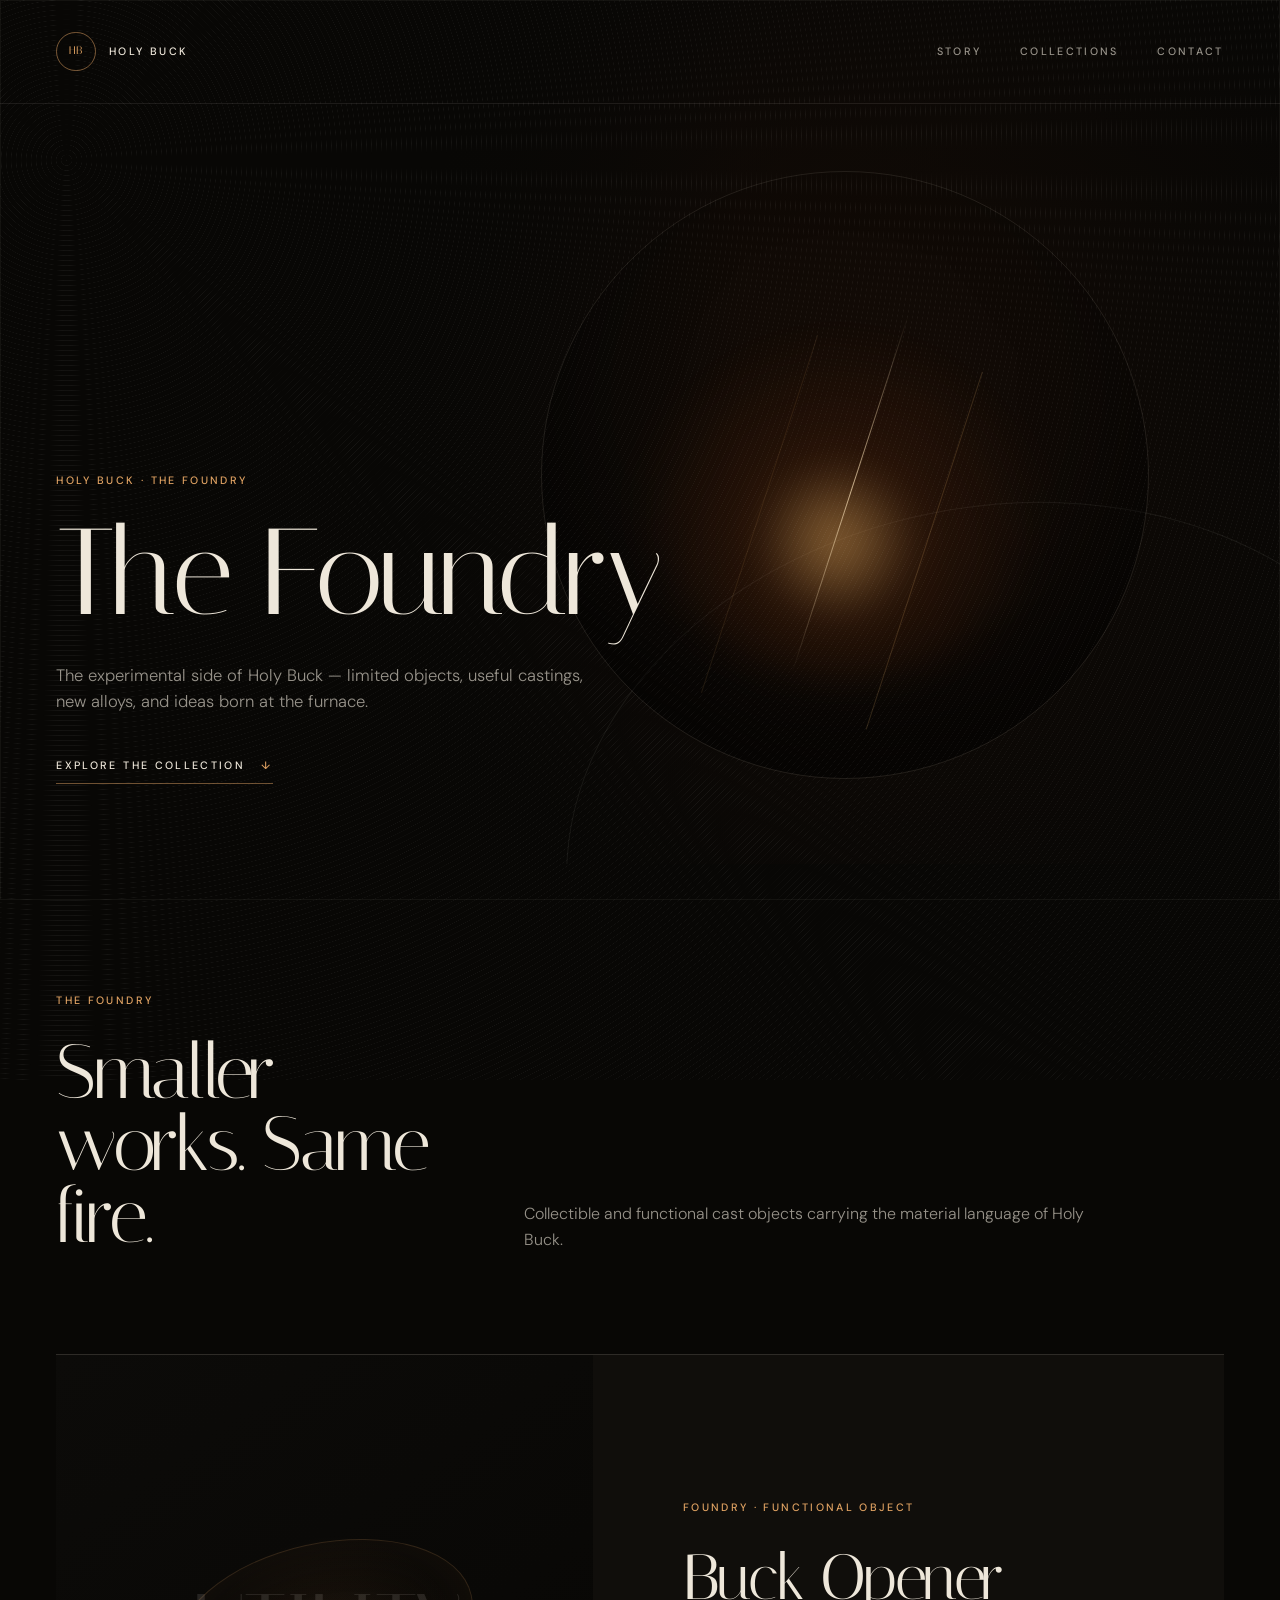
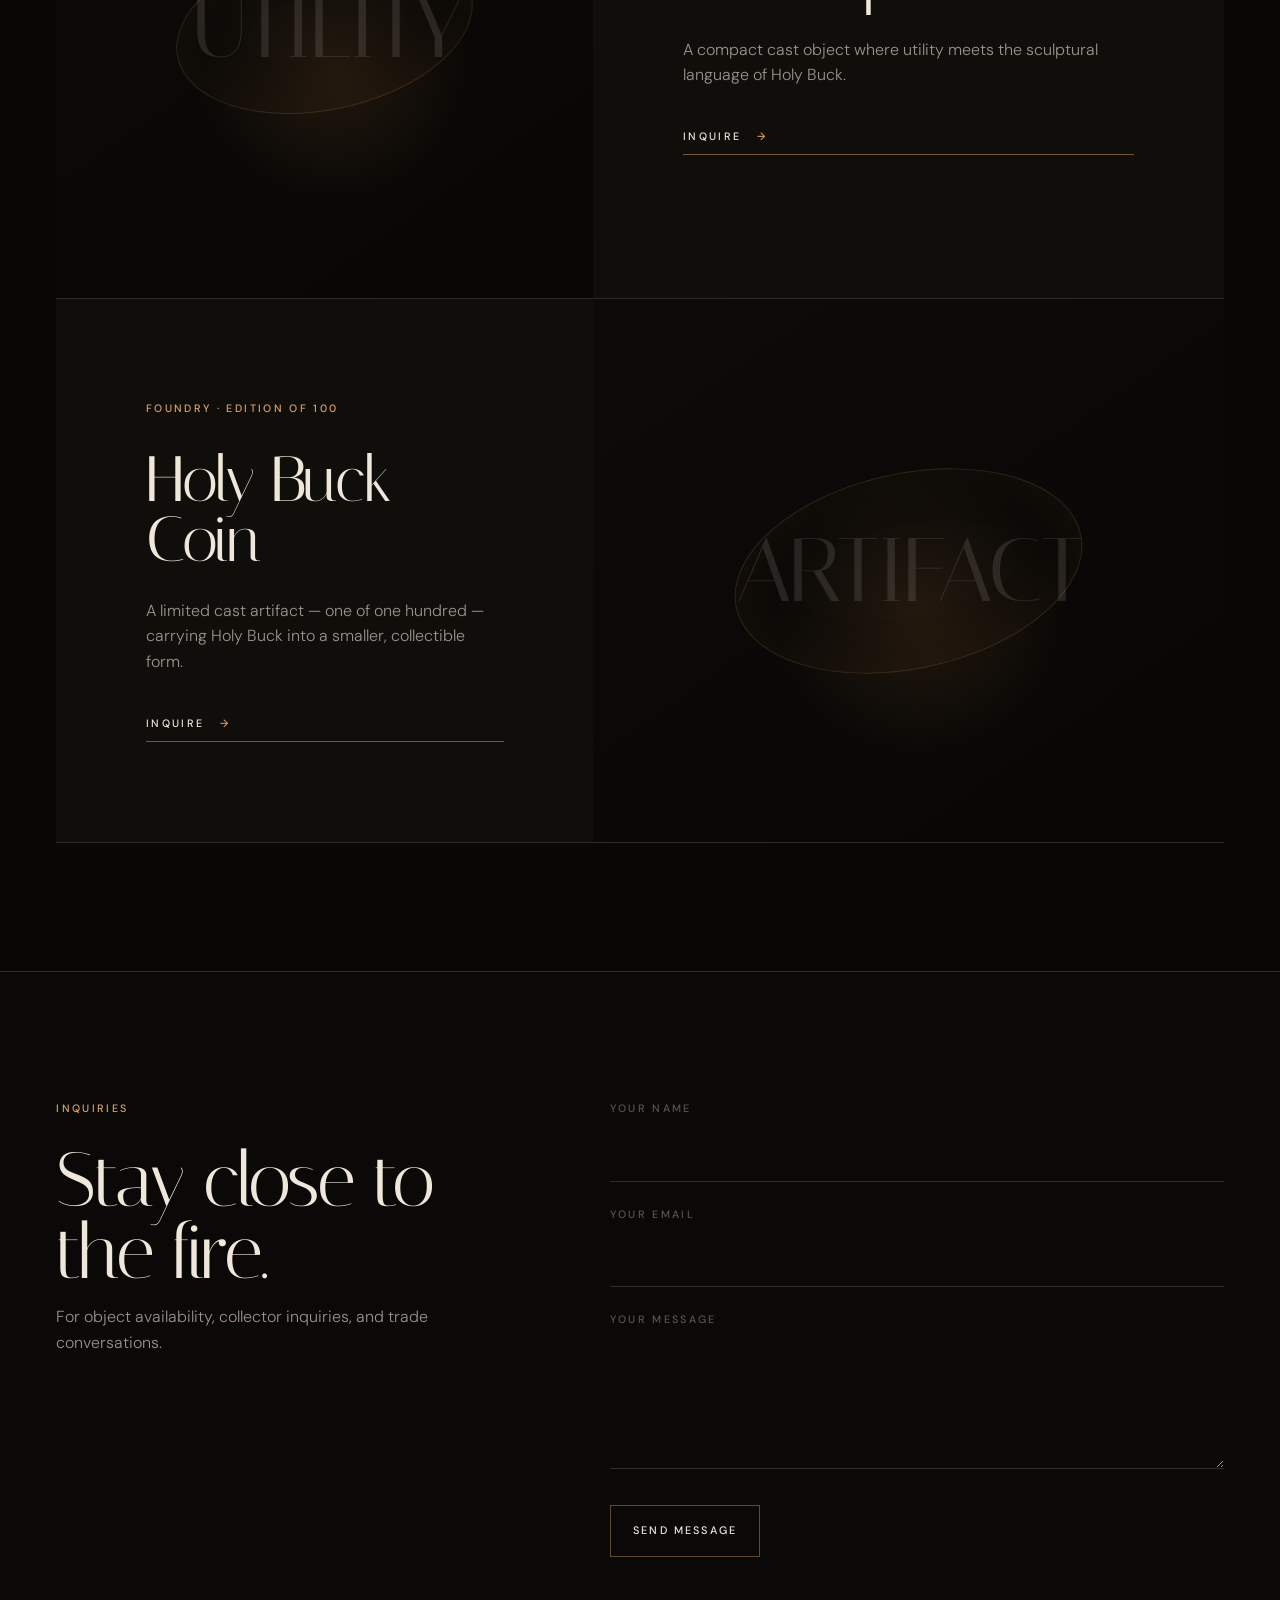
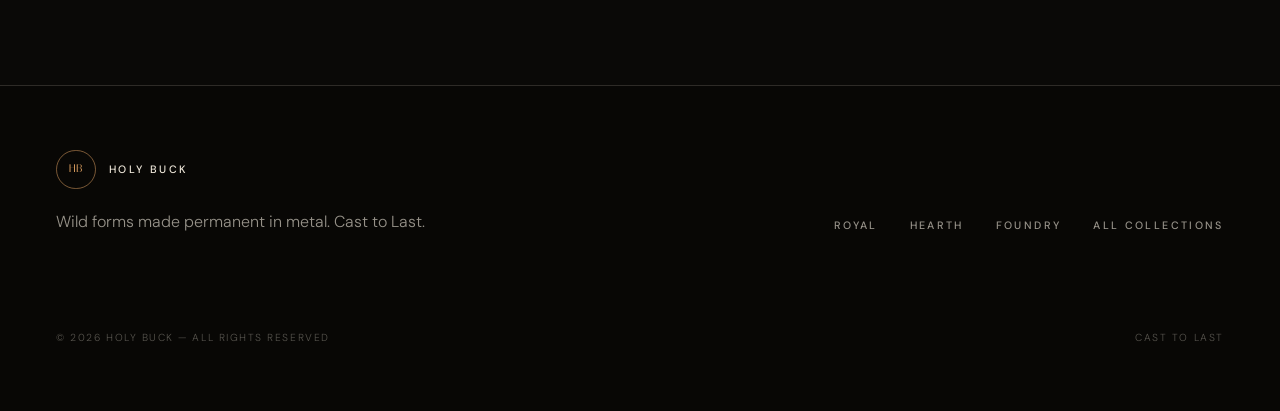
<file: foundry.html>
<!doctype html>
<html lang="en">
  <head>
    <meta charset="UTF-8" />
    <meta name="viewport" content="width=device-width, initial-scale=1" />
    <meta name="description" content="The Foundry by Holy Buck — limited objects, useful castings, and ideas born at the furnace." />
    <meta name="theme-color" content="#080705" />
    <title>The Foundry — Holy Buck</title>
    <link rel="preconnect" href="https://fonts.googleapis.com" />
    <link rel="preconnect" href="https://fonts.gstatic.com" crossorigin />
    <link href="https://fonts.googleapis.com/css2?family=DM+Sans:wght@300;400;500&family=Italiana&display=swap" rel="stylesheet" />
    <link rel="stylesheet" href="./css/site-pages.css" />
  </head>
  <body class="collection-page collection-page--foundry">
    <div class="page-noise" aria-hidden="true"></div>
    <header class="v3-header">
      <a class="v3-wordmark" href="./index.html#home" aria-label="Holy Buck home"><span class="v3-wordmark__mark" aria-hidden="true">HB</span><span class="v3-wordmark__name">HOLY BUCK</span></a>
      <button class="menu-toggle" type="button" aria-expanded="false" aria-controls="site-navigation" data-menu-toggle>MENU</button>
      <nav class="v3-nav" id="site-navigation" aria-label="Holy Buck" data-site-nav><a href="./index.html#origin">Story</a><a href="./index.html#collections">Collections</a><a href="#contact">Contact</a></nav>
    </header>
    <main>
      <section class="collection-hero" aria-labelledby="page-title">
        <div class="collection-hero__visual collection-hero__visual--material" aria-hidden="true"><div class="material-orbit"></div></div>
        <div class="collection-hero__content" data-reveal><p class="eyebrow">Holy Buck · The Foundry</p><h1 id="page-title">The Foundry</h1><p class="collection-hero__intro">The experimental side of Holy Buck — limited objects, useful castings, new alloys, and ideas born at the furnace.</p><a class="text-link" href="#artifacts"><span>Explore the Collection</span><span aria-hidden="true">↓</span></a></div>
      </section>
      <section class="section" id="artifacts" aria-labelledby="artifacts-title">
        <header class="section-heading" data-reveal><div><p class="eyebrow">The Foundry</p><h2 id="artifacts-title">Smaller works. Same fire.</h2></div><p>Collectible and functional cast objects carrying the material language of Holy Buck.</p></header>
        <div class="artifact-list">
          <article class="artifact-card" data-reveal><div class="artifact-card__visual" aria-hidden="true"><span>UTILITY</span></div><div class="artifact-card__content"><p class="artifact-card__meta">Foundry · Functional Object</p><h2>Buck Opener</h2><p>A compact cast object where utility meets the sculptural language of Holy Buck.</p><a class="text-link" href="#contact"><span>Inquire</span><span aria-hidden="true">→</span></a></div></article>
          <article class="artifact-card" data-reveal><div class="artifact-card__visual" aria-hidden="true"><span>ARTIFACT</span></div><div class="artifact-card__content"><p class="artifact-card__meta">Foundry · Edition of 100</p><h2>Holy Buck Coin</h2><p>A limited cast artifact — one of one hundred — carrying Holy Buck into a smaller, collectible form.</p><a class="text-link" href="#contact"><span>Inquire</span><span aria-hidden="true">→</span></a></div></article>
        </div>
      </section>
      <section class="inquiry section" id="contact" aria-labelledby="contact-title">
        <div class="inquiry__intro" data-reveal><p class="eyebrow">Inquiries</p><h2 id="contact-title">Stay close to the fire.</h2><p>For object availability, collector inquiries, and trade conversations.</p></div>
        <form class="inquiry-form" action="https://formspree.io/f/xreoajbz" method="POST" data-reveal><label><span>Your Name</span><input type="text" name="name" autocomplete="name" required /></label><label><span>Your Email</span><input type="email" name="email" autocomplete="email" required /></label><label><span>Your Message</span><textarea name="body" rows="4" required></textarea></label><button type="submit">SEND MESSAGE</button></form>
      </section>
    </main>
    <footer class="v3-footer"><div class="v3-footer__brand"><a class="v3-wordmark" href="./index.html#home"><span class="v3-wordmark__mark" aria-hidden="true">HB</span><span class="v3-wordmark__name">HOLY BUCK</span></a><p>Wild forms made permanent in metal. Cast to Last.</p></div><nav class="footer-nav" aria-label="Collections"><a href="./royal.html">Royal</a><a href="./hearth.html">Hearth</a><a href="./foundry.html" aria-current="page">Foundry</a><a href="./index.html#collections">All Collections</a></nav><div class="v3-footer__legal"><span>© 2026 Holy Buck — All rights reserved</span><span>Cast to Last</span></div></footer>
    <script src="./js/site-pages.js" defer></script>
  </body>
</html>
</file>
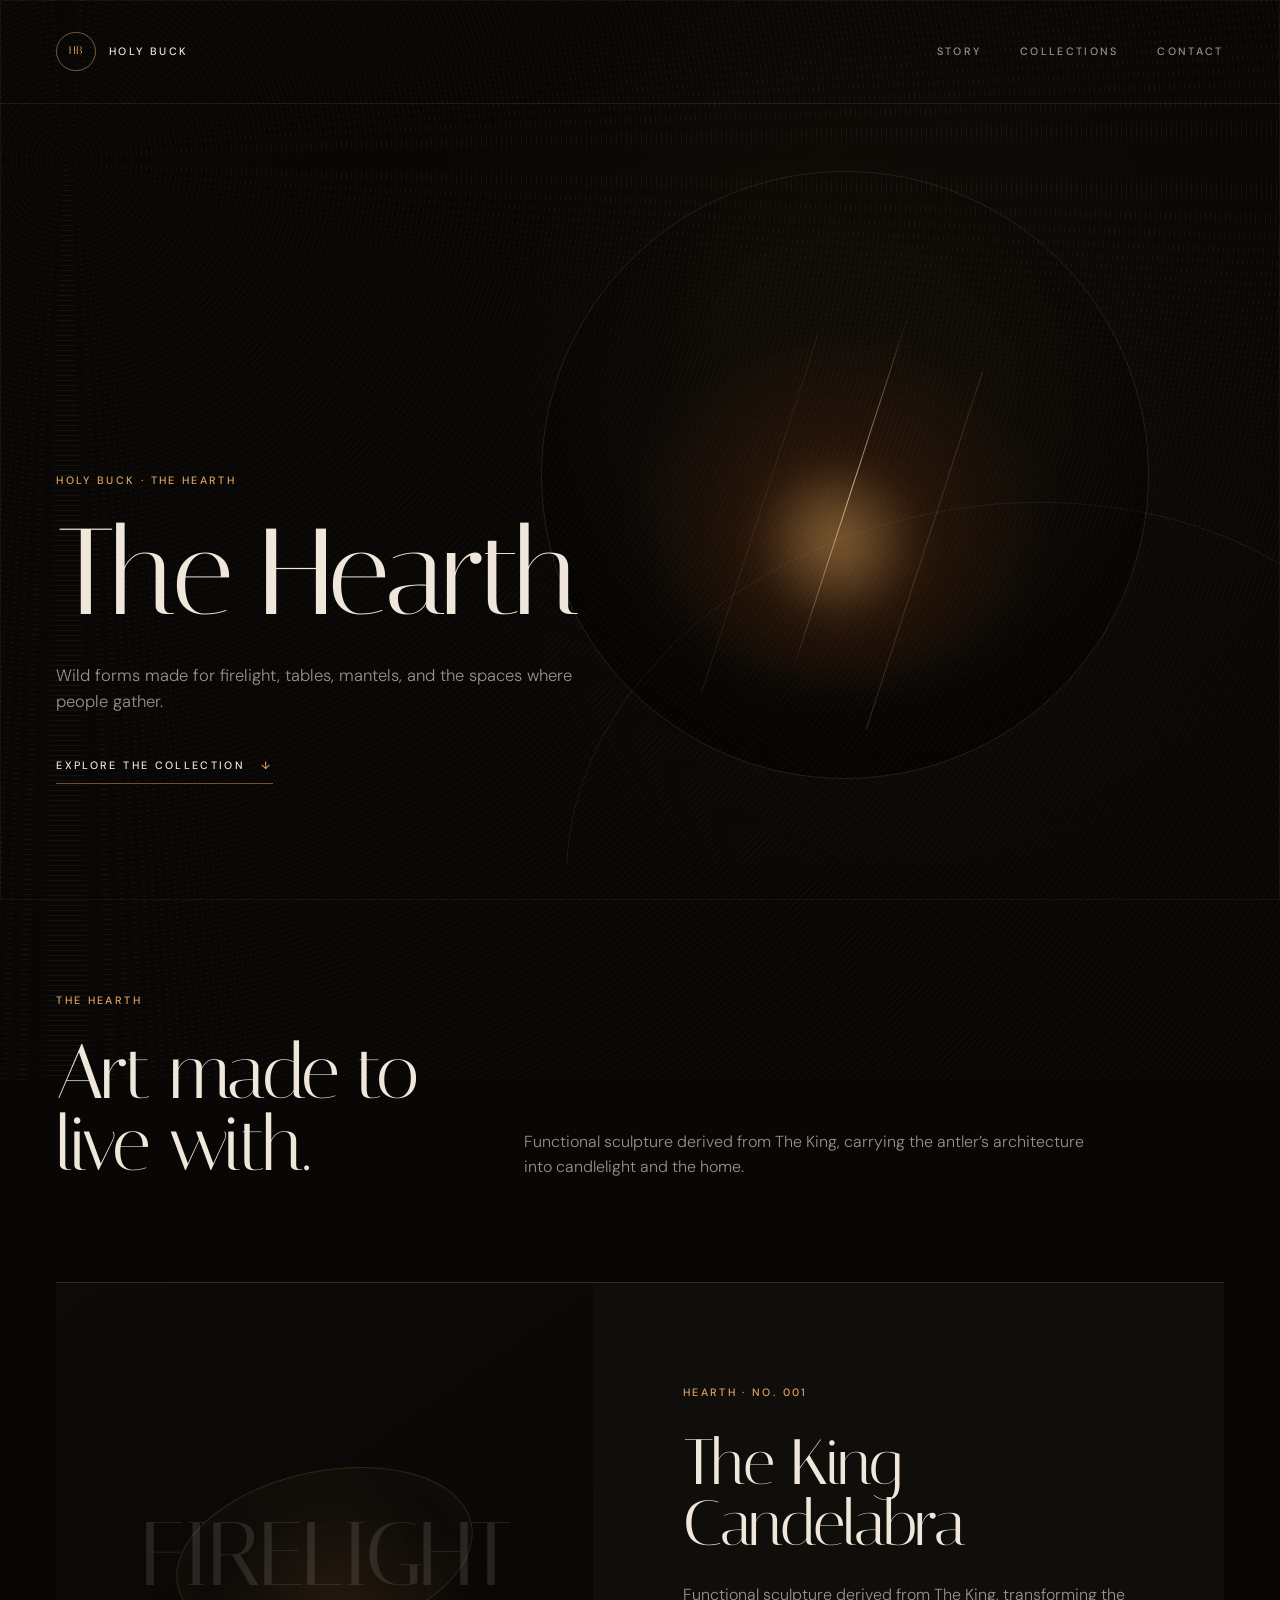
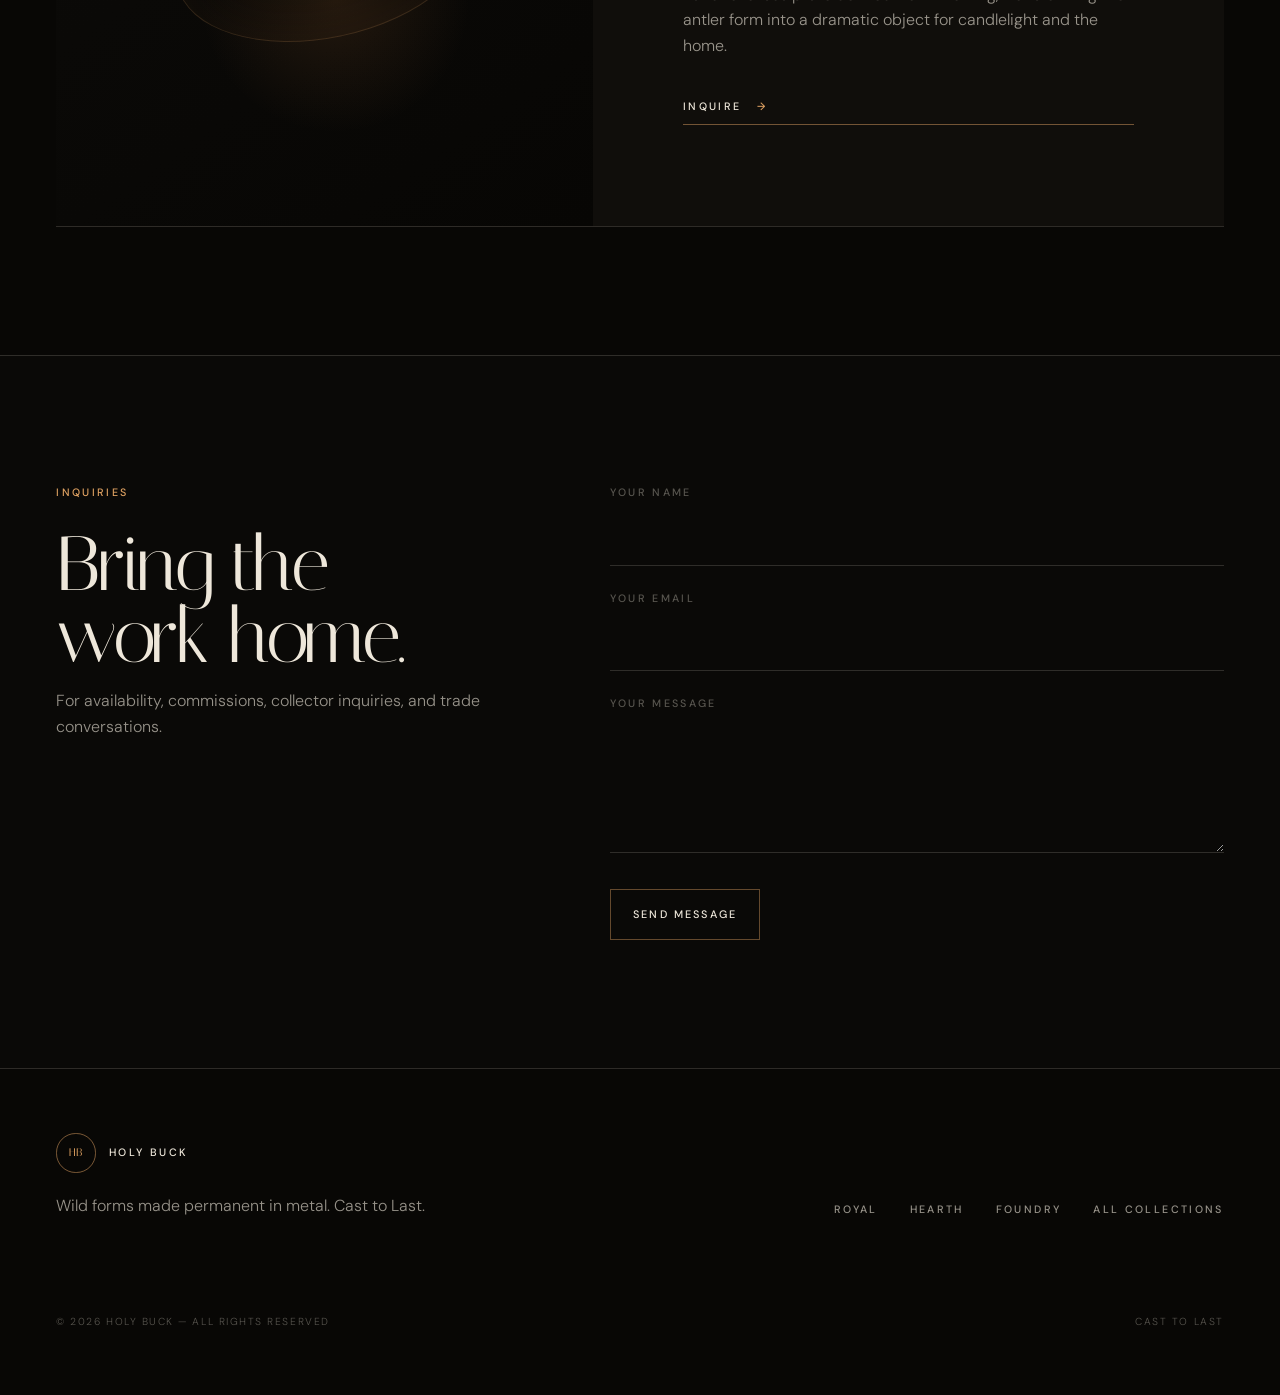
<file: hearth.html>
<!doctype html>
<html lang="en">
  <head>
    <meta charset="UTF-8" />
    <meta name="viewport" content="width=device-width, initial-scale=1" />
    <meta name="description" content="The Hearth by Holy Buck — functional sculpture made for firelight and the home." />
    <meta name="theme-color" content="#080705" />
    <title>The Hearth — Holy Buck</title>
    <link rel="preconnect" href="https://fonts.googleapis.com" />
    <link rel="preconnect" href="https://fonts.gstatic.com" crossorigin />
    <link href="https://fonts.googleapis.com/css2?family=DM+Sans:wght@300;400;500&family=Italiana&display=swap" rel="stylesheet" />
    <link rel="stylesheet" href="./css/site-pages.css" />
  </head>
  <body class="collection-page collection-page--hearth">
    <div class="page-noise" aria-hidden="true"></div>
    <header class="v3-header">
      <a class="v3-wordmark" href="./index.html#home" aria-label="Holy Buck home"><span class="v3-wordmark__mark" aria-hidden="true">HB</span><span class="v3-wordmark__name">HOLY BUCK</span></a>
      <button class="menu-toggle" type="button" aria-expanded="false" aria-controls="site-navigation" data-menu-toggle>MENU</button>
      <nav class="v3-nav" id="site-navigation" aria-label="Holy Buck" data-site-nav><a href="./index.html#origin">Story</a><a href="./index.html#collections">Collections</a><a href="#contact">Contact</a></nav>
    </header>
    <main>
      <section class="collection-hero" aria-labelledby="page-title">
        <div class="collection-hero__visual collection-hero__visual--material" aria-hidden="true"><div class="material-orbit"></div></div>
        <div class="collection-hero__content" data-reveal><p class="eyebrow">Holy Buck · The Hearth</p><h1 id="page-title">The Hearth</h1><p class="collection-hero__intro">Wild forms made for firelight, tables, mantels, and the spaces where people gather.</p><a class="text-link" href="#artifacts"><span>Explore the Collection</span><span aria-hidden="true">↓</span></a></div>
      </section>
      <section class="section" id="artifacts" aria-labelledby="artifacts-title">
        <header class="section-heading" data-reveal><div><p class="eyebrow">The Hearth</p><h2 id="artifacts-title">Art made to live with.</h2></div><p>Functional sculpture derived from The King, carrying the antler’s architecture into candlelight and the home.</p></header>
        <div class="artifact-list">
          <article class="artifact-card" data-reveal><div class="artifact-card__visual" aria-hidden="true"><span>FIRELIGHT</span></div><div class="artifact-card__content"><p class="artifact-card__meta">Hearth · No. 001</p><h2>The King Candelabra</h2><p>Functional sculpture derived from The King, transforming the antler form into a dramatic object for candlelight and the home.</p><a class="text-link" href="#contact"><span>Inquire</span><span aria-hidden="true">→</span></a></div></article>
        </div>
      </section>
      <section class="inquiry section" id="contact" aria-labelledby="contact-title">
        <div class="inquiry__intro" data-reveal><p class="eyebrow">Inquiries</p><h2 id="contact-title">Bring the work home.</h2><p>For availability, commissions, collector inquiries, and trade conversations.</p></div>
        <form class="inquiry-form" action="https://formspree.io/f/xreoajbz" method="POST" data-reveal><label><span>Your Name</span><input type="text" name="name" autocomplete="name" required /></label><label><span>Your Email</span><input type="email" name="email" autocomplete="email" required /></label><label><span>Your Message</span><textarea name="body" rows="4" required></textarea></label><button type="submit">SEND MESSAGE</button></form>
      </section>
    </main>
    <footer class="v3-footer"><div class="v3-footer__brand"><a class="v3-wordmark" href="./index.html#home"><span class="v3-wordmark__mark" aria-hidden="true">HB</span><span class="v3-wordmark__name">HOLY BUCK</span></a><p>Wild forms made permanent in metal. Cast to Last.</p></div><nav class="footer-nav" aria-label="Collections"><a href="./royal.html">Royal</a><a href="./hearth.html" aria-current="page">Hearth</a><a href="./foundry.html">Foundry</a><a href="./index.html#collections">All Collections</a></nav><div class="v3-footer__legal"><span>© 2026 Holy Buck — All rights reserved</span><span>Cast to Last</span></div></footer>
    <script src="./js/site-pages.js" defer></script>
  </body>
</html>
</file>
<file: css/site-pages.css>
:root {
  color-scheme: dark;
  --ink: #080705;
  --ink-soft: #100e0b;
  --ivory: #eee7da;
  --muted: rgba(238, 231, 218, 0.62);
  --faint: rgba(238, 231, 218, 0.34);
  --line: rgba(238, 231, 218, 0.16);
  --bronze: #c68347;
  --bronze-bright: #e0a262;
  --gutter: clamp(1.25rem, 4.4vw, 4.75rem);
  --display: "Italiana", "Times New Roman", serif;
  --sans: "DM Sans", "Helvetica Neue", Arial, sans-serif;
}

*,
*::before,
*::after { box-sizing: border-box; }

html {
  background: var(--ink);
  scroll-behavior: smooth;
}

body {
  min-width: 320px;
  margin: 0;
  overflow-x: hidden;
  background: var(--ink);
  color: var(--ivory);
  font: 300 16px/1.6 var(--sans);
  -webkit-font-smoothing: antialiased;
}

body::before {
  position: fixed;
  z-index: 100;
  inset: 0;
  border: 1px solid rgba(238, 231, 218, 0.055);
  content: "";
  pointer-events: none;
}

a { color: inherit; }
button, input, textarea { color: inherit; font: inherit; }

:focus-visible {
  outline: 1px solid var(--bronze-bright);
  outline-offset: 0.35rem;
}

.page-noise {
  position: fixed;
  z-index: 90;
  inset: 0;
  opacity: 0.055;
  pointer-events: none;
}

.page-noise::before {
  position: absolute;
  inset: -20%;
  background-image: repeating-radial-gradient(circle at 18% 27%, transparent 0, #fff 0.35px, transparent 0.8px, transparent 5px);
  content: "";
}

.v3-header {
  position: absolute;
  z-index: 20;
  top: 0;
  right: 0;
  left: 0;
  display: flex;
  align-items: center;
  justify-content: space-between;
  min-height: 6.5rem;
  padding: 0 var(--gutter);
  border-bottom: 1px solid rgba(238, 231, 218, 0.09);
}

.v3-wordmark {
  display: inline-flex;
  align-items: center;
  gap: 0.85rem;
  text-decoration: none;
}

.v3-wordmark__mark {
  display: grid;
  width: 2.45rem;
  height: 2.45rem;
  place-items: center;
  border: 1px solid rgba(224, 162, 98, 0.52);
  border-radius: 50%;
  color: var(--bronze-bright);
  font: 0.67rem/1 var(--display);
}

.v3-wordmark__name,
.v3-nav a,
.menu-toggle,
.eyebrow,
.text-link,
.artifact-card__meta,
.footer-nav a,
.inquiry-form label > span {
  font-size: 0.67rem;
  font-weight: 500;
  letter-spacing: 0.22em;
  text-transform: uppercase;
}

.v3-nav {
  display: flex;
  align-items: center;
  gap: clamp(1.25rem, 3vw, 3rem);
}

.v3-nav a,
.footer-nav a {
  color: var(--muted);
  text-decoration: none;
  transition: color 180ms ease;
}

.v3-nav a:hover,
.footer-nav a:hover { color: var(--ivory); }

.menu-toggle {
  display: none;
  border: 0;
  background: transparent;
}

.collection-hero {
  position: relative;
  display: grid;
  min-height: min(54rem, 100svh);
  padding: 10.5rem var(--gutter) 5rem;
  align-items: end;
  overflow: hidden;
  isolation: isolate;
}

.collection-hero::before,
.collection-hero::after {
  position: absolute;
  z-index: -2;
  content: "";
  pointer-events: none;
}

.collection-hero::before {
  inset: 0;
  background:
    linear-gradient(90deg, rgba(8, 7, 5, 0.96) 0 32%, rgba(8, 7, 5, 0.54) 58%, rgba(8, 7, 5, 0.82) 100%),
    radial-gradient(circle at 72% 48%, var(--hero-glow, rgba(126, 77, 38, 0.16)), transparent 34rem);
}

.collection-hero::after {
  right: -12vw;
  bottom: -36%;
  width: 68vw;
  aspect-ratio: 1.3;
  border: 1px solid rgba(238, 231, 218, 0.07);
  border-radius: 50%;
  transform: rotate(-11deg);
}

.collection-hero__content {
  position: relative;
  z-index: 4;
  width: min(38rem, 100%);
}

.eyebrow {
  margin: 0 0 1.65rem;
  color: var(--bronze-bright);
}

.collection-hero h1,
.section-heading h2,
.artifact-card h2,
.inquiry__intro h2 {
  margin: 0;
  font-family: var(--display);
  font-weight: 400;
  letter-spacing: -0.035em;
  line-height: 0.94;
}

.collection-hero h1 {
  max-width: 9ch;
  font-size: clamp(4.35rem, 9.5vw, 10rem);
}

.collection-hero__intro {
  max-width: 35rem;
  margin: 2rem 0 2.25rem;
  color: var(--muted);
  font-size: clamp(1rem, 1.3vw, 1.2rem);
}

.text-link {
  display: inline-flex;
  align-items: center;
  gap: 1rem;
  padding-bottom: 0.55rem;
  border-bottom: 1px solid rgba(224, 162, 98, 0.48);
  text-decoration: none;
}

.text-link span:last-child { color: var(--bronze-bright); }

.collection-hero__visual {
  position: absolute;
  z-index: 1;
  top: 14%;
  right: 1%;
  bottom: 4%;
  width: min(66vw, 64rem);
  opacity: 0.94;
}

.collection-hero__visual canvas {
  display: block;
  width: 100%;
  height: 100%;
  opacity: 0;
  transition: opacity 700ms ease;
}

.collection-hero__visual.is-ready canvas { opacity: 1; }

.collection-hero__visual--material {
  display: grid;
  place-items: center;
}

.material-orbit {
  position: relative;
  width: min(39rem, 72%);
  aspect-ratio: 1;
  border: 1px solid rgba(238, 231, 218, 0.1);
  border-radius: 50%;
  box-shadow: inset 0 -5rem 8rem rgba(0, 0, 0, 0.58);
}

.material-orbit::before,
.material-orbit::after {
  position: absolute;
  content: "";
}

.material-orbit::before {
  inset: 16%;
  border-radius: 50%;
  background: radial-gradient(circle at 48% 66%, rgba(246, 177, 95, 0.56), rgba(151, 63, 16, 0.17) 24%, transparent 62%);
  filter: blur(1.1rem);
}

.material-orbit::after {
  top: 22%;
  right: 49%;
  width: 1px;
  height: 62%;
  background: linear-gradient(transparent, rgba(255, 229, 186, 0.76), transparent);
  box-shadow: 5.5rem 2rem 0 rgba(255, 199, 123, 0.18), -5rem 3rem 0 rgba(255, 199, 123, 0.1);
  transform: rotate(18deg);
}

.collection-page--foundry { --hero-glow: rgba(163, 60, 15, 0.2); }
.collection-page--hearth { --hero-glow: rgba(167, 100, 43, 0.18); }
.collection-page--royal { --hero-glow: rgba(113, 74, 47, 0.17); }

.section {
  padding: clamp(6rem, 10vw, 10rem) var(--gutter);
}

.section-heading {
  display: grid;
  grid-template-columns: minmax(0, 0.75fr) minmax(18rem, 1.25fr);
  gap: 3rem;
  margin-bottom: clamp(4rem, 8vw, 7rem);
  align-items: end;
}

.section-heading h2,
.inquiry__intro h2 { font-size: clamp(3rem, 6vw, 6.5rem); }

.section-heading > p:last-child {
  max-width: 36rem;
  margin: 0;
  color: var(--muted);
}

.artifact-list {
  border-top: 1px solid var(--line);
}

.artifact-card {
  display: grid;
  grid-template-columns: minmax(18rem, 0.92fr) minmax(0, 1.08fr);
  min-height: 34rem;
  border-bottom: 1px solid var(--line);
}

.artifact-card__visual {
  position: relative;
  display: grid;
  min-height: 28rem;
  overflow: hidden;
  place-items: center;
  background:
    radial-gradient(circle at 52% 58%, rgba(174, 111, 57, 0.16), transparent 32%),
    linear-gradient(145deg, #0c0b09, #070604);
}

.artifact-card__visual::before {
  width: 56%;
  aspect-ratio: 1.8;
  border: 1px solid rgba(224, 162, 98, 0.18);
  border-radius: 50%;
  content: "";
  transform: rotate(-12deg);
  box-shadow: inset 0 0 4rem rgba(198, 131, 71, 0.07);
}

.artifact-card__visual span {
  position: absolute;
  color: rgba(238, 231, 218, 0.12);
  font: clamp(3rem, 7vw, 8rem)/1 var(--display);
  letter-spacing: -0.04em;
}

.artifact-card__content {
  display: flex;
  flex-direction: column;
  justify-content: center;
  padding: clamp(3rem, 7vw, 7.5rem);
  background: var(--ink-soft);
}

.artifact-card__meta {
  margin: 0 0 2rem;
  color: var(--bronze-bright);
}

.artifact-card h2 { font-size: clamp(2.8rem, 5vw, 5.75rem); }

.artifact-card__content > p:not(.artifact-card__meta) {
  max-width: 34rem;
  margin: 1.75rem 0 2.5rem;
  color: var(--muted);
}

.artifact-card:nth-child(even) .artifact-card__visual { order: 2; }

.inquiry {
  display: grid;
  grid-template-columns: minmax(0, 0.82fr) minmax(20rem, 1.18fr);
  gap: clamp(4rem, 10vw, 10rem);
  border-top: 1px solid var(--line);
  background: #0a0907;
}

.inquiry__intro > p:last-child {
  max-width: 29rem;
  color: var(--muted);
}

.inquiry-form {
  display: grid;
  gap: 1.5rem;
}

.inquiry-form label { display: grid; gap: 0.65rem; }
.inquiry-form label > span { color: var(--faint); }

.inquiry-form input,
.inquiry-form textarea {
  width: 100%;
  border: 0;
  border-bottom: 1px solid var(--line);
  border-radius: 0;
  padding: 0.85rem 0;
  outline: 0;
  background: transparent;
  resize: vertical;
}

.inquiry-form input:focus,
.inquiry-form textarea:focus { border-color: var(--bronze-bright); }

.inquiry-form button {
  justify-self: start;
  margin-top: 0.75rem;
  border: 1px solid rgba(224, 162, 98, 0.42);
  padding: 1rem 1.35rem;
  background: transparent;
  font-size: 0.68rem;
  font-weight: 500;
  letter-spacing: 0.2em;
  cursor: pointer;
}

.v3-footer {
  display: grid;
  grid-template-columns: 1fr auto;
  gap: 4rem;
  padding: 4rem var(--gutter);
  border-top: 1px solid var(--line);
  align-items: end;
}

.v3-footer__brand > p {
  max-width: 25rem;
  margin: 1.25rem 0 0;
  color: var(--muted);
}

.footer-nav {
  display: flex;
  flex-wrap: wrap;
  justify-content: flex-end;
  gap: 1rem 2rem;
}

.v3-footer__legal {
  grid-column: 1 / -1;
  display: flex;
  justify-content: space-between;
  margin-top: 2rem;
  color: var(--faint);
  font-size: 0.64rem;
  letter-spacing: 0.15em;
  text-transform: uppercase;
}

[data-reveal] {
  opacity: 0;
  transform: translate3d(0, 1.2rem, 0);
  transition: opacity 650ms ease, transform 750ms cubic-bezier(0.2, 0.72, 0.2, 1);
}

[data-reveal].is-visible { opacity: 1; transform: none; }

@media (max-width: 800px) {
  .v3-header { min-height: 5.25rem; }
  .menu-toggle { display: block; padding: 0.75rem 0; }
  .v3-nav {
    position: absolute;
    top: 5.25rem;
    right: var(--gutter);
    display: grid;
    width: min(17rem, calc(100vw - 2 * var(--gutter)));
    gap: 0;
    border: 1px solid var(--line);
    background: rgba(8, 7, 5, 0.97);
    opacity: 0;
    pointer-events: none;
    transform: translateY(-0.5rem);
    transition: opacity 160ms ease, transform 160ms ease;
  }
  .v3-nav.is-open { opacity: 1; pointer-events: auto; transform: none; }
  .v3-nav a { padding: 1rem 1.1rem; border-bottom: 1px solid var(--line); }
  .collection-hero { min-height: 50rem; padding-top: 8rem; }
  .collection-hero::before { background: linear-gradient(180deg, rgba(8,7,5,.38), rgba(8,7,5,.92) 58%), radial-gradient(circle at 58% 36%, var(--hero-glow), transparent 24rem); }
  .collection-hero__visual { top: 11%; right: -22%; bottom: 30%; width: 140vw; }
  .collection-hero__content { width: 100%; }
  .section-heading,
  .artifact-card,
  .inquiry { grid-template-columns: 1fr; }
  .section-heading { gap: 1.5rem; }
  .artifact-card__visual,
  .artifact-card:nth-child(even) .artifact-card__visual { order: 0; min-height: 20rem; }
  .artifact-card__content { padding: 3rem 1.25rem 4rem; }
  .v3-footer { grid-template-columns: 1fr; }
  .footer-nav { justify-content: flex-start; }
  .v3-footer__legal { display: grid; gap: 0.55rem; }
}

@media (prefers-reduced-motion: reduce) {
  html { scroll-behavior: auto; }
  [data-reveal] { opacity: 1; transform: none; transition: none; }
  .collection-hero__visual canvas { transition: none; }
}
</file>
